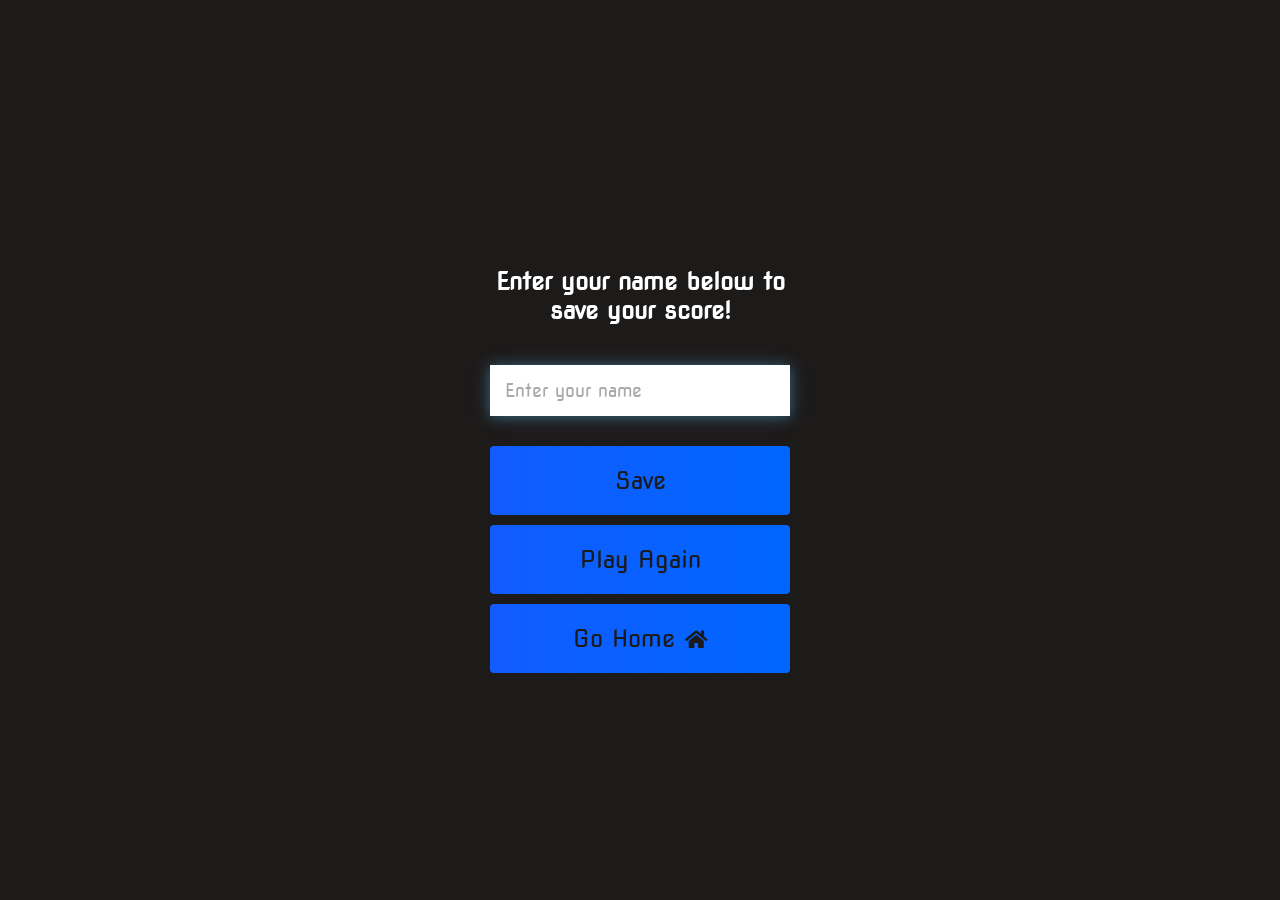
<file: end.html>
<!DOCTYPE html>
<html lang="en">
<head>
    <meta charset="UTF-8">
    <meta name="viewport" content="width=device-width, initial-scale=1.0">
    <title>Document</title>
    <link rel="stylesheet" href="style.css">
    <link rel="stylesheet" href="https://use.fontawesome.com/releases/v5.13.1/css/all.css" integrity="sha384-xxzQGERXS00kBmZW/6qxqJPyxW3UR0BPsL4c8ILaIWXva5kFi7TxkIIaMiKtqV1Q" crossorigin="anonymous">
</head>
<body>
    <div class="container">
        <div id="end" class="flex-center flex-column">
            <h1 id="finalScore">0</h1>
            <form class="end-form-container">
                <h2 id="end-text">Enter your name below to save your score!</h2>
                <input type="text" name="name" id="username" placeholder="Enter your name">
                <button class="btn" id="saveScoreBtn" type="submit" onclick="saveHighScore(event)" disabled>Save</button>
            </form>
            <a href="game.html" class="btn">Play Again</a>
            <a href="index.html" class="btn">Go Home<i class="fas fa-home"></i></a>
        </div>
    </div>
    <script src="end.js"></script>
</body>
</html>
</file>
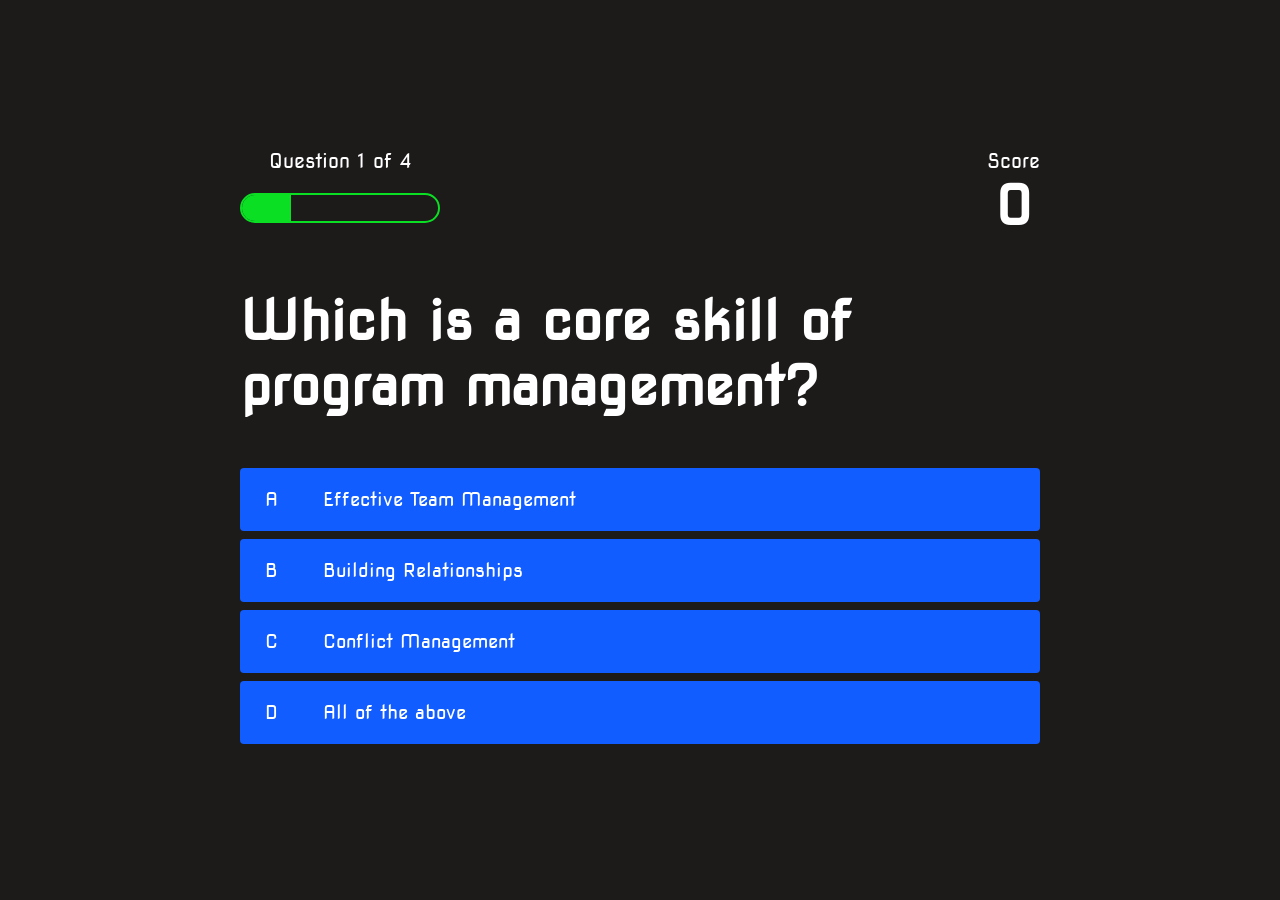
<file: game.html>
<!DOCTYPE html>
<html lang="en">
<head>
    <meta charset="UTF-8">
    <meta name="viewport" content="width=device-width, initial-scale=1.0">
    <title>Quiz Page</title>
    <link rel="stylesheet" href="style.css">
    <link rel="stylesheet" href="game.css">
</head>
<body>
    <div class="container">
        <div id="game" class="justify-center flex-column">
            <div id="hud">
                <div class="hud-item">
                    <p id="progressText" class="hud-prefix">
                        Question
                    </p>
                    <div id="progressBar">
                        <div id="progressBarFull"></div>
                    </div>
                </div>
                <div class="hud-item">
                    <p class="hud-prefix">
                        Score
                    </p>
                    <h1 class="hud-main-text" id="score">
                        0
                    </h1>
                </div>
            </div>
            <h1 id="question">What is the answer to this question</h1>
            <div class="choice-container">
                <p class="choice-prefix">A</p>
                <p class="choice-text" data-number="1">Choice</p>
            </div>
            <div class="choice-container">
                <p class="choice-prefix">B</p>
                <p class="choice-text" data-number="2">Choice 2</p>
            </div>
            <div class="choice-container">
                <p class="choice-prefix">C</p>
                <p class="choice-text" data-number="3">Choice 3</p>
            </div>
            <div class="choice-container">
                <p class="choice-prefix">D</p>
                <p class="choice-text" data-number="4">Choice 4</p>
            </div>
        </div>
    </div>
    <script src="game.js"></script>
</body>
</html>
</file>
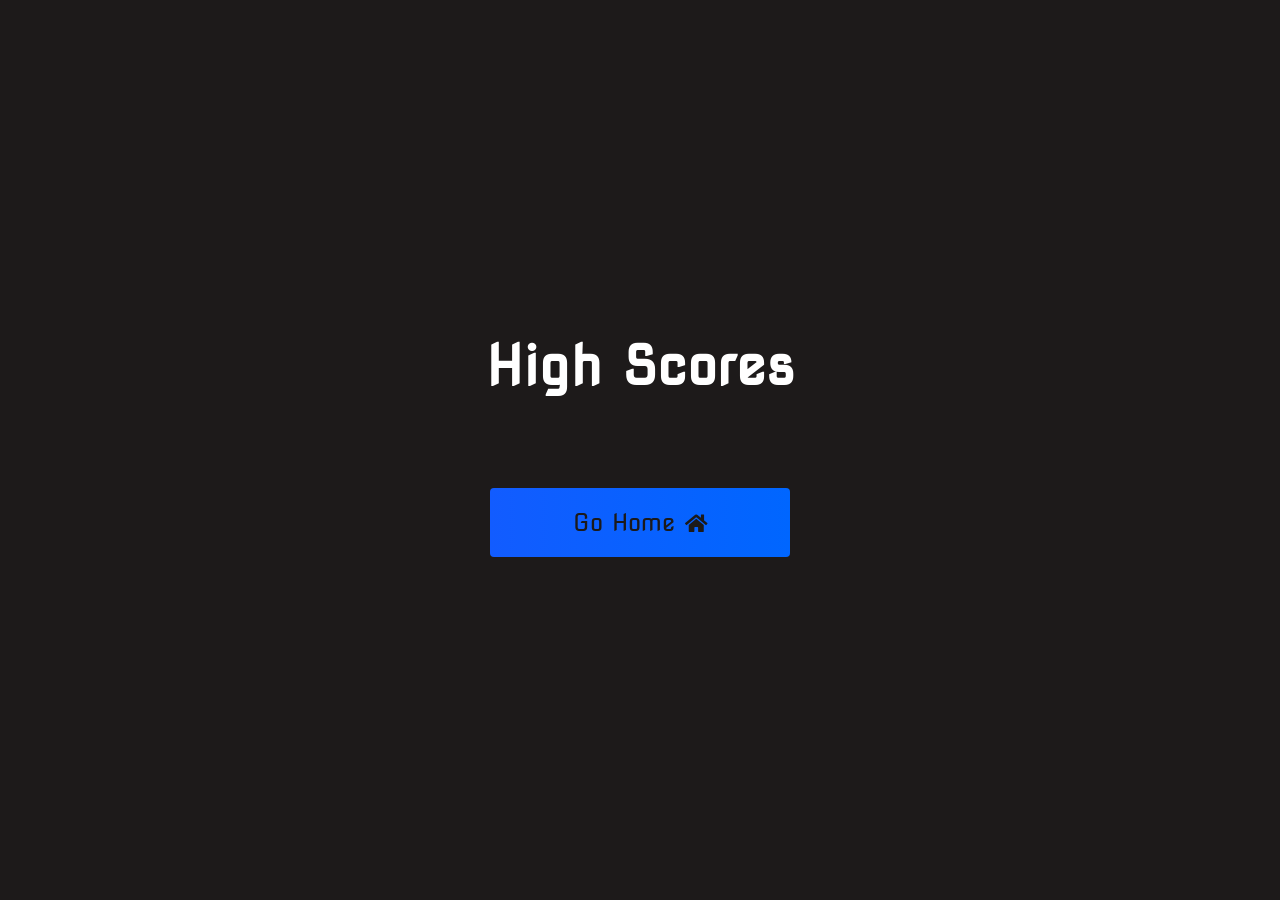
<file: highscores.html>
<!DOCTYPE html>
<html lang="en">
<head>
    <meta charset="UTF-8">
    <meta name="viewport" content="width=device-width, initial-scale=1.0">
    <title>High Scores</title>
    <link rel="stylesheet" href="style.css">
    <link rel="stylesheet" href="highscores.css">
    <link rel="stylesheet" href="https://use.fontawesome.com/releases/v5.13.1/css/all.css" integrity="sha384-xxzQGERXS00kBmZW/6qxqJPyxW3UR0BPsL4c8ILaIWXva5kFi7TxkIIaMiKtqV1Q" crossorigin="anonymous">
</head>
<body>
    <div class="container">
        <div id="highScores" class="flex-center flex-column">
            <h1 id="finalScore">High Scores</h1>
            <ul id="highScoresList"></ul>
            <a href="index.html" class="btn">Go Home<i class="fas fa-home"></i></a>
        </div>
    </div>
    <script src="highscores.js"></script>
</body>
</html>
</file>
<file: style.css>
@import url('https://fonts.googleapis.com/css2?family=Nova+Square&display=swap');

:root {
    background-color: rgb(29, 26, 26)
}

* {
    box-sizing: border-box;
    margin: 0;
    padding: 0;
    font-size: 62.5%;
    font-family: 'Nova Square';
}

h1 {
    font-size: 5.4rem;
    color: #fff;
    margin-bottom: 5rem;
}



h2 {
    font-size: 4.2rem;
    margin-bottom: 4rem;

}

.container {
    width: 100vw;
    height: 100vh;
    display: flex;
    justify-content: center;
    align-items: center;
    max-width: 80rem;
    margin: 0 auto;
    padding: 2rem;
}

.flex-column {
    display: flex;
    flex-direction: column;
}

.flex-center {
    justify-content: center;
    align-items: center;
}

.justify-center {
    justify-content: center;
}

.text-center {
    text-align: center;
}

.hidden {
    display: none;
}

.btn {
    font-size: 2.4rem;
    padding: 2rem 0;
    width: 30rem;
    text-align: center;
    margin-bottom: 1rem;
    text-decoration: none;
    color: rgb(28, 26, 26);
    background: linear-gradient(90deg, rgb(18, 92, 255) 0%, rgb(0, 102, 255) 100%);
    border-radius: 4px;
}

.btn:hover {
    cursor: pointer;
    box-shadow: 0 0.4rem 1.4rem 0 rgba(8, 114, 244, 0.6);
    transition: transform 150ms;
    transform: scale(1.03);
}

.btn[disabled]:hover {
    cursor: not-allowed;
    box-shadow: none;
    transform: none;
}

#highscore-btn {
    background: linear-gradient(90deg, rgb(255, 247, 9) 0%, rgb(240, 221, 6) 100%);
}

#highscore-btn:hover {
    box-shadow: 0 0.4rem 1.4rem 0 rgba(255,255,0,0.5)
}

.fa-crown {
    font-size: 2.5rem;
    margin-left: 1rem;
}

/* End Page CSS */
.end-form-container {
    width: 100%;
    display: flex;
    flex-direction: column;
    align-items: center;
    max-width: 30rem;
}

input {
    margin-bottom: 1rem;
    width: 20rem;
    padding: 1.5rem;
    font-size: 1.8rem;
    border: none;
    box-shadow: 0 0.1rem 1.4rem 0 rgba(86, 185, 235, 0.5);
}

input::placeholder {
    color: #aaa;
}

#username {
    margin-bottom: 3rem;
    width: 100%;
    outline: none;
}

#end-text {
    font-size: 2.4rem;
    color: #fff;
    text-align: center;
}

#saveScoreBtn {
    border: none;
}

.fa-home {
    margin-left: 1rem;
    font-size: 2rem;
    color: rgb(28, 26, 26)
}
</file>
<file: game.css>
body {
    color: #fff;
}

.choice-container {
    display: flex;
    margin-bottom: 0.8rem;
    width: 100%;
    border-radius: 4px;
    background: rgb(18, 93, 255);
    font-size: 3rem;
    min-width: 80rem;
}

.choice-container:hover {
    cursor: pointer;
    box-shadow: 0 0.4rem 1.4rem 0 rgba(6, 103, 247, 0.5);
    transform: scale(1.02);
    transform: transform 100ms;
}

.choice-prefix {
    padding: 2rem 2.5rem;
    color: white;
}

.choice-text {
    padding: 2rem;
    width: 100%;
}

.correct {
    background: linear-gradient(32deg, rgba(11, 223, 36) 0%, rgb(41, 232, 111) 100%);
}

.incorrect {
    background: linear-gradient(32deg, rgba(230, 29, 29, 1) 0%, rgb(224, 11, 11, 1) 100%);
}

/* Heads up Display */
#hud {
    display: flex;
    justify-content: space-between;
}

.hud-prefix {
    text-align: center;
    font-size: 2rem;
}

.hud-main-text {
    text-align: center;
}

#progressBar {
    width: 20rem;
    height: 3rem;
    border: 0.2rem solid rgb(11,223,36);
    margin-top: 2rem;
    border-radius: 50px;
    overflow: hidden;
}

#progressBarFull {
    height: 100%;
    background: rgb(11,223,36);
    width: 0%;
}

@media screen and (max-width: 768px) {
    .choice-container {
        min-width: 40rem;
    }
}
</file>
<file: highscores.css>
body {
    color: #fff;
}

#highScoresList {
    list-style: none;
    margin-bottom: 4rem;
}

.high-score {
    font-size: 2.8rem;
    margin-bottom: 0.5rem;
}
</file>
